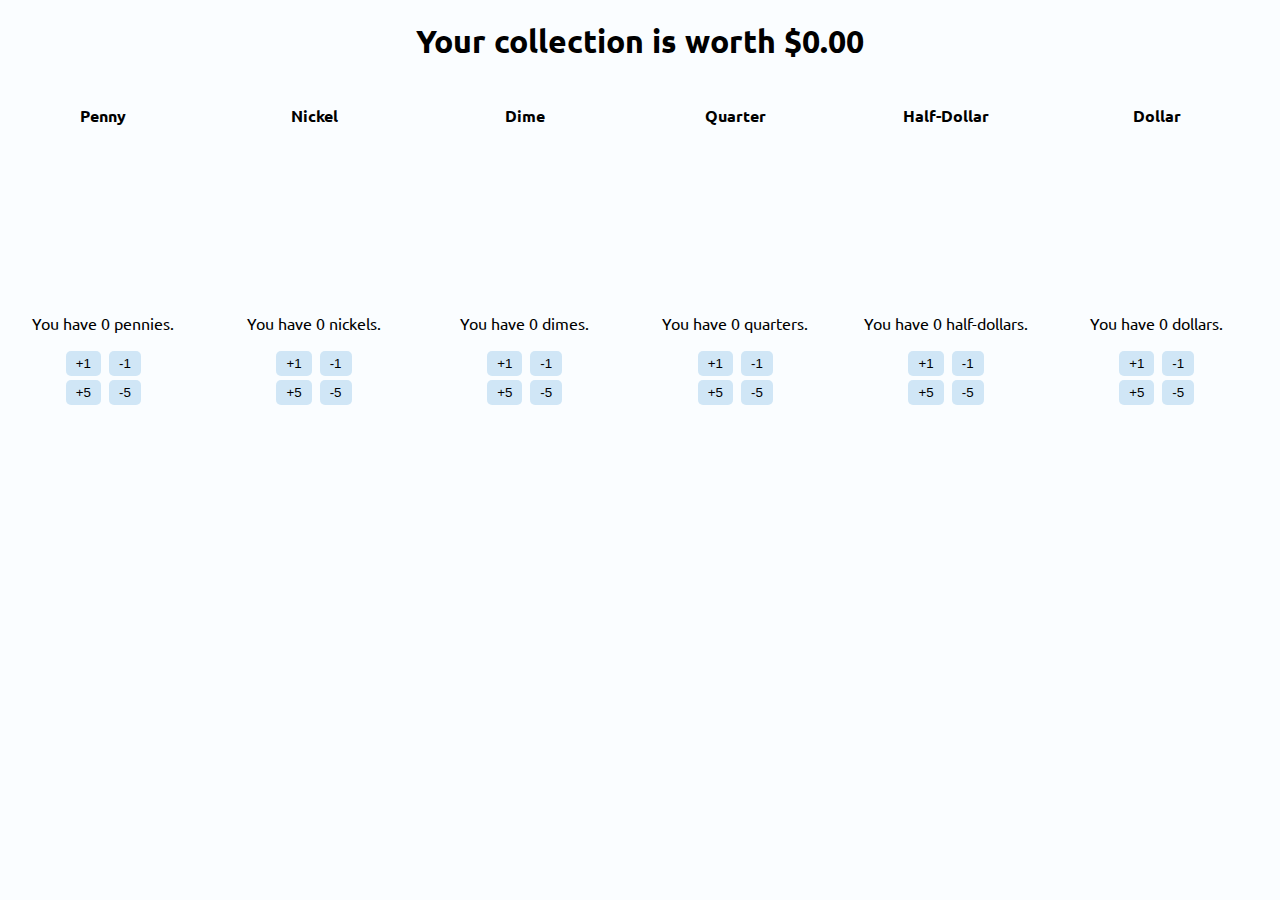
<file: level-1/index.html>
<!-- 
    Michael Romashov
    Web Development - Section 83
    September 30th, 2021

    Level 1 - Count de Money

    This level was really easy as it uses the most basic
    HTML elements and JS functionality. I am very familiar
    with everything covered in the lesson so I honestly
    just skimmed through most of it. I decided to use some
    more advanced techniques for this project just to
    "stretch out" so to speak, and actually really enjoyed
    making this.
-->
<!DOCTYPE html>
<html>
    <head>
        <title>Count de Money</title>

        <!-- Load stylesheets and font files -->
        <link rel="preconnect" href="https://fonts.googleapis.com">
        <link rel="preconnect" href="https://fonts.gstatic.com" crossorigin>
        <link rel="stylesheet" href="https://fonts.googleapis.com/css2?family=Ubuntu&display=swap">
        <link rel="stylesheet" href="./index.css">
    </head>
    <body>
        <!-- 
            Preload images so they don't have to load later
            when we actually want them to display
        -->
        <div style="display: none">
            <img src="./img/penny.png">
            <img src="./img/nickel.png">
            <img src="./img/dime.png">
            <img src="./img/quarter.png">
            <img src="./img/half-dollar.png">
            <img src="./img/dollar.png">
        </div>

        <!-- This will display the monetary value of all the coins -->
        <h1 id="collection">Your collection is worth $<span id="total">0.00</span></h1>

        <!-- 
            Each "coin" div contains the header text, a counter
            for the current amount of the given coin, and an empty
            div where JavaScript can insert images into, and
            buttons to add or subtract coins from the pile
        -->
        <div id="coins">
            <div class="coin">
                <h4>Penny</h4>
                <div class="img-container" id="pennies-img"></div>
                <p>You have <span id="pennies">0</span> pennies.</p>
                <div>
                    <button onClick="setPennies(1)">+1</button>
                    <button onClick="setPennies(-1)">-1</button>
                </div>
                <div>
                    <button onClick="setPennies(5)">+5</button>
                    <button onClick="setPennies(-5)">-5</button>
                </div>
            </div>
            <div class="coin">
                <h4>Nickel</h4>
                <div class="img-container" id="nickels-img"></div>
                <p>You have <span id="nickels">0</span> nickels.</p>
                <div>
                    <button onClick="setNickels(1)">+1</button>
                    <button onClick="setNickels(-1)">-1</button>
                </div>
                <div>
                    <button onClick="setNickels(5)">+5</button>
                    <button onClick="setNickels(-5)">-5</button>
                </div>
            </div>
            <div class="coin">
                <h4>Dime</h4>
                <div class="img-container" id="dimes-img"></div>
                <p>You have <span id="dimes">0</span> dimes.</p>
                <div>
                    <button onClick="setDimes(1)">+1</button>
                    <button onClick="setDimes(-1)">-1</button>
                </div>
                <div>
                    <button onClick="setDimes(5)">+5</button>
                    <button onClick="setDimes(-5)">-5</button>
                </div>
            </div>
            <div class="coin">
                <h4>Quarter</h4>
                <div class="img-container" id="quarters-img"></div>
                <p>You have <span id="quarters">0</span> quarters.</p>
                <div>
                    <button onClick="setQuarters(1)">+1</button>
                    <button onClick="setQuarters(-1)">-1</button>
                </div>
                <div>
                    <button onClick="setQuarters(5)">+5</button>
                    <button onClick="setQuarters(-5)">-5</button>
                </div>
            </div>
            <div class="coin">
                <h4>Half-Dollar</h4>
                <div class="img-container" id="half-dollars-img"></div>
                <p>You have <span id="half-dollars">0</span> half-dollars.</p>
                <div>
                    <button onClick="setHalfDollars(1)">+1</button>
                    <button onClick="setHalfDollars(-1)">-1</button>
                </div>
                <div>
                    <button onClick="setHalfDollars(5)">+5</button>
                    <button onClick="setHalfDollars(-5)">-5</button>
                </div>
            </div>
            <div class="coin">
                <h4>Dollar</h4>
                <div class="img-container" id="dollars-img"></div>
                <p>You have <span id="dollars">0</span> dollars.</p>
                <div>
                    <button onClick="setDollars(1)">+1</button>
                    <button onClick="setDollars(-1)">-1</button>
                </div>
                <div>
                    <button onClick="setDollars(5)">+5</button>
                    <button onClick="setDollars(-5)">-5</button>
                </div>
            </div>
        </div>

        <!-- Loading in our script file that has all of the coin counting logic -->
        <script src="./index.js"></script>
    </body>
</html>
</file>
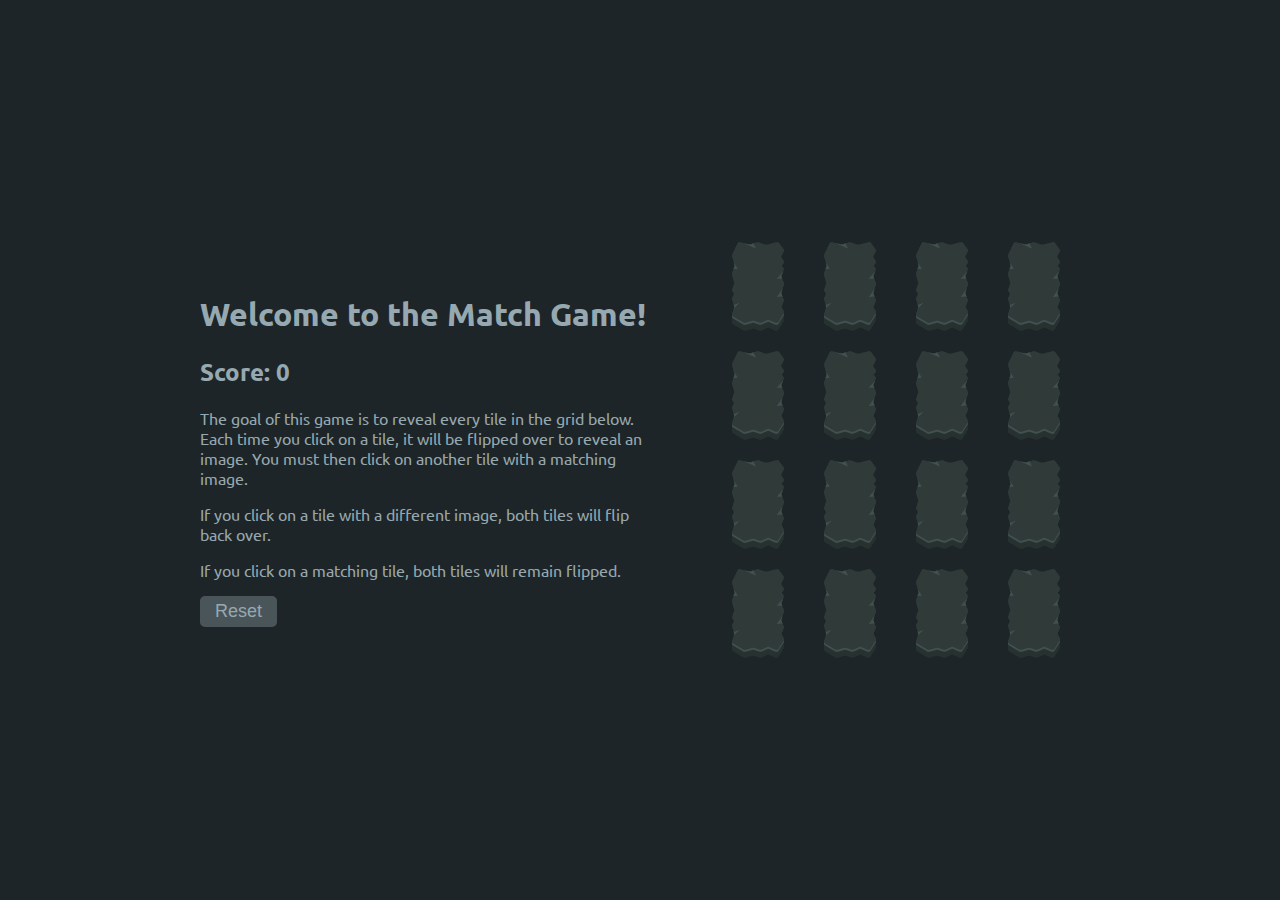
<file: level-2/index.html>
<!-- 
    Michael Romashov
    Web Development - Section 83
    October 4th, 2021

    Level 2 - Match Game

    I really enjoyed making this game and I am really proud of
    the end result. The process of creating it mostly went well,
    apart from a small set back when I was trying to interpolate
    the flipping animation (as it turns out it was just colliding
    CSS selectors). All of this was review of known concepts for
    me, but it was still really fun to make. One thing that I
    found funny upon reviewing my code was how I basically
    implemented a really basic component system for the tiles
    because I've been using React so much lately.

    Credit to https://opengameart.org/users/kenney for the game assets.
 -->
<!DOCTYPE html>
<html>
    <head>
        <title>Match Game</title>

        <!-- Load stylesheets and font files -->
        <link rel="preconnect" href="https://fonts.googleapis.com">
        <link rel="preconnect" href="https://fonts.gstatic.com" crossorigin>
        <link rel="stylesheet" href="https://fonts.googleapis.com/css2?family=Ubuntu&display=swap">
        <link rel="stylesheet" href="./index.css">
    </head>
    <body onload="reset()">
        <div id="container">
            <div id="menu">
                <h1>Welcome to the Match Game!</h1>
                <h2>Score: <span id="score">0</span></h2>
                <p>
                    The goal of this game is to reveal every tile in the grid below. Each time you
                    click on a tile, it will be flipped over to reveal an image. You must then click
                    on another tile with a matching image.
                </p>
                <p>If you click on a tile with a different image, both tiles will flip back over.</p>
                <p>If you click on a matching tile, both tiles will remain flipped.</p>
                <button onclick="reset()">Reset</button>
            </div>

            <!-- JavaScript will insert the tile elements into this div -->
            <div id="tiles"></div>

            <!-- Win screen fills entire screen when all tiles are flipped -->
            <div id="win">
                <h1>You win! 🥳</h1>
                <p>Congratulations</p>
                <button onclick="reset()">Play Again</button>
            </div>
        </div>

        <!-- Loading in our script file that has the game logic -->
        <script src="./index.js"></script>
    </body>
</html>
</file>
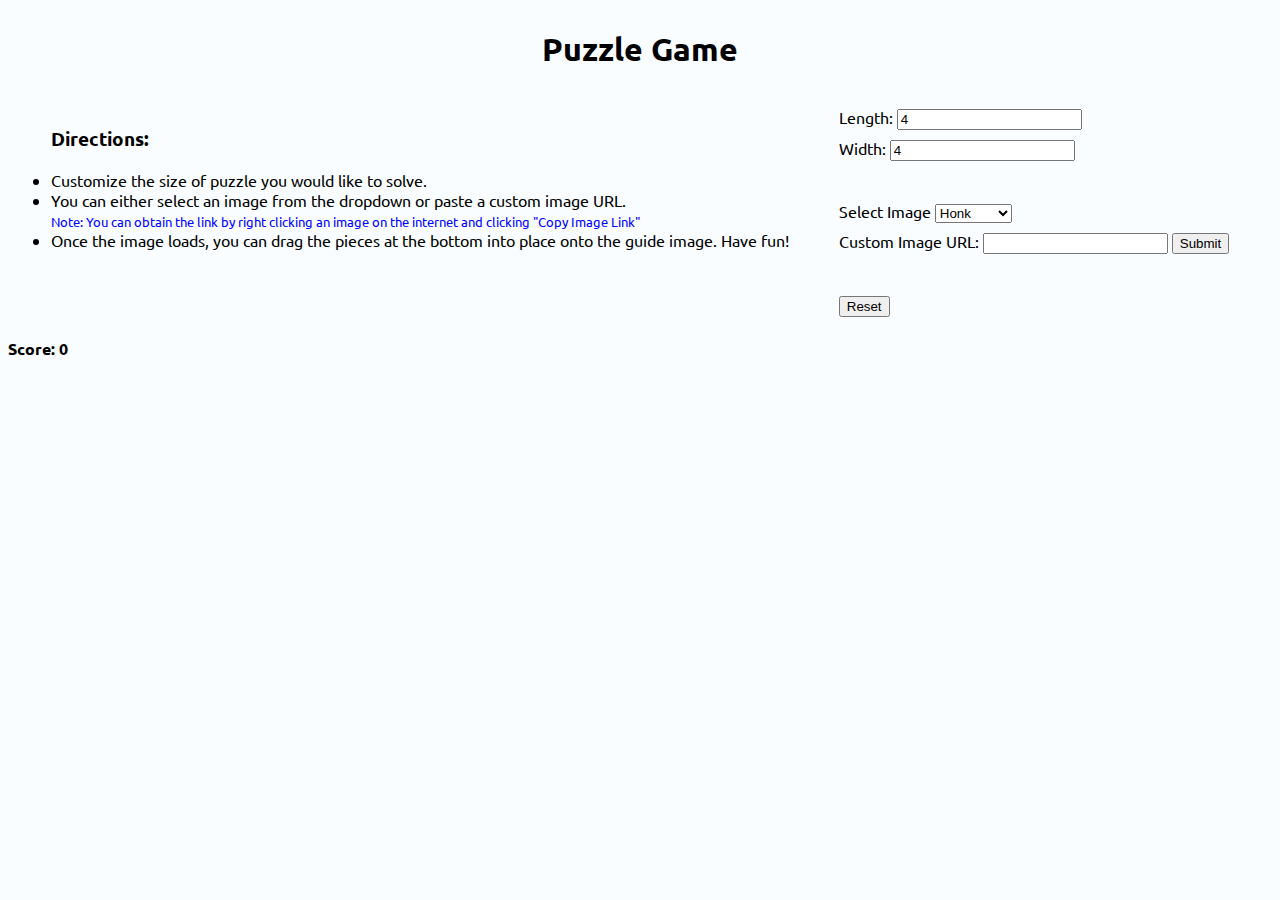
<file: level-4/index.html>
<!-- 
    Michael Romashov
    Web Development - Section 83
    November 1st, 2021

    Level 4 - Picture Puzzle
-->
<!DOCTYPE html>
<html>
    <head>
        <title>Picture Puzzle</title>

        <!-- Load stylesheets and font files -->
        <link rel="preconnect" href="https://fonts.googleapis.com">
        <link rel="preconnect" href="https://fonts.gstatic.com" crossorigin>
        <link rel="stylesheet" href="https://fonts.googleapis.com/css2?family=Ubuntu&display=swap">
        <link rel="stylesheet" href="./index.css">
    </head>
    <body onload="loadImageFromSelect()">
        <div id="content">
            <div id="title">
                <h1>Puzzle Game</h1>
            </div>
            <div id="header">
                <div id="directions" class="UI">
                    <h3>Directions:</h3>
                    <ol type="1"></ol>
                    <li>Customize the size of puzzle you would like to solve.</li>
                        <li>
                            You can either select an image from the dropdown or paste a custom image URL.
                            <br/>
                            <small>Note: You can obtain the link by right clicking an image on the internet and clicking "Copy Image Link"</small>
                        </li>
                    <li>Once the image loads, you can drag the pieces at the bottom into place onto the guide image. Have fun!</li>
                    <br />
                </div>
                <div>
                    <!-- height and width of the puzzle, being the inputs and outputs:-->
                    <div class="UI mb-2">
                        <div class="mb-1">
                            <label for="heightPuzzlePieces">Length:</label>
                            <input type="number" value="4" onchange="loadImage(image.src)" id="heightPuzzlePieces" name="height">
                        </div>
                        <div class="mb-1"
                            <label for="widthPuzzlePieces">Width:</label>
                            <input type="number" value="4" onchange="loadImage(image.src)" id="widthPuzzlePieces" name="width">
                        </div>
                    </div>
                    <div class="UI mb-1">
                        <label for="inputURL">Select Image</label>
                        <select onchange="loadImageFromSelect()" id="selectImage">
                            <option selected value="https://cdn.vox-cdn.com/thumbor/7QoD6kZ5-Q_O_YMrGq7cATQRuVE=/0x0:1920x1080/920x613/filters:focal(970x598:1276x904):format(webp)/cdn.vox-cdn.com/uploads/chorus_image/image/65313186/Untitled_Goose_Game_screenshot_2.0.png">Honk</option>
                            <option value="https://geographical.co.uk/media/k2/items/cache/852c2fa5e5468761c3ae8b796ca9be85_XL.jpg">Mountain</option>
                            <option value="https://www.ifn.news/wp-content/uploads/2019/10/Swiss-Airbus-A220-678x381.jpg">Airplane</option>
                            <option value="https://live.staticflickr.com/6104/6286599594_328257052b_b.jpg">Newman</option>
                        </select>
                    </div>
                    <div class="UI mb-2">
                        <label for="inputURL">Custom Image URL:</label>
                        <input type="url" id="inputURL" name="link">
                        <button onclick="loadImageFromURL()">Submit</button>
                    </div>
                    <div class="UI">
                        <button onclick="reset()">Reset</button>
                    </div>
                </div>
            </div>
        </div>

        <div id="container">
            <h4>Score: <span id="score">0</span></h4>
            <div id="puzzle">
                <div id="guide">
                    <table id="grid"></table>
                </div>
            </div>
            <div id="tiles"></div>
        </div>

        <div id="win">
            <h1 class="mb-0">Congratulations!</h2>
            <h4>You solved the puzzle!</h4>
            <button onclick="reset()">Reset</button>
        </div>

        <!-- Loading in our script file that has all of the game logic -->
        <script src="./drag.js"></script>
        <script src="./index.js"></script>
    </body>
</html>
</file>
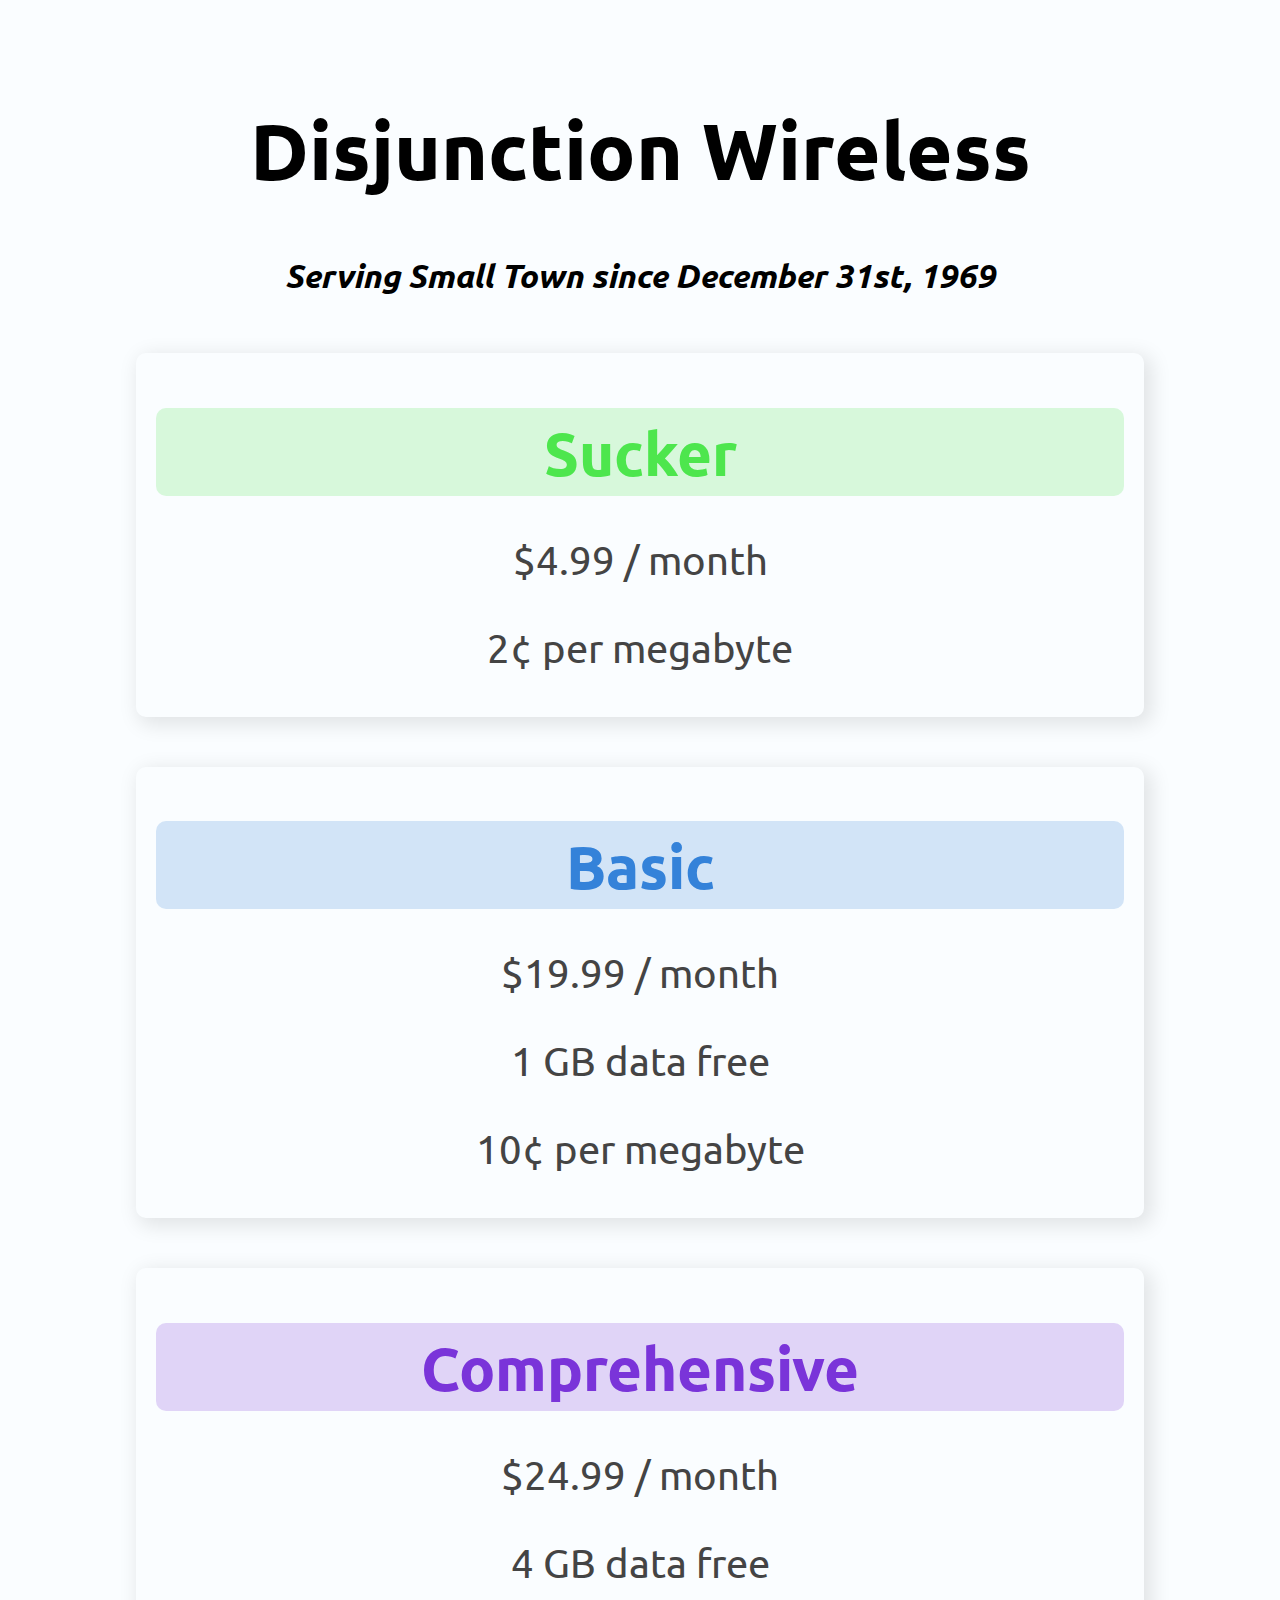
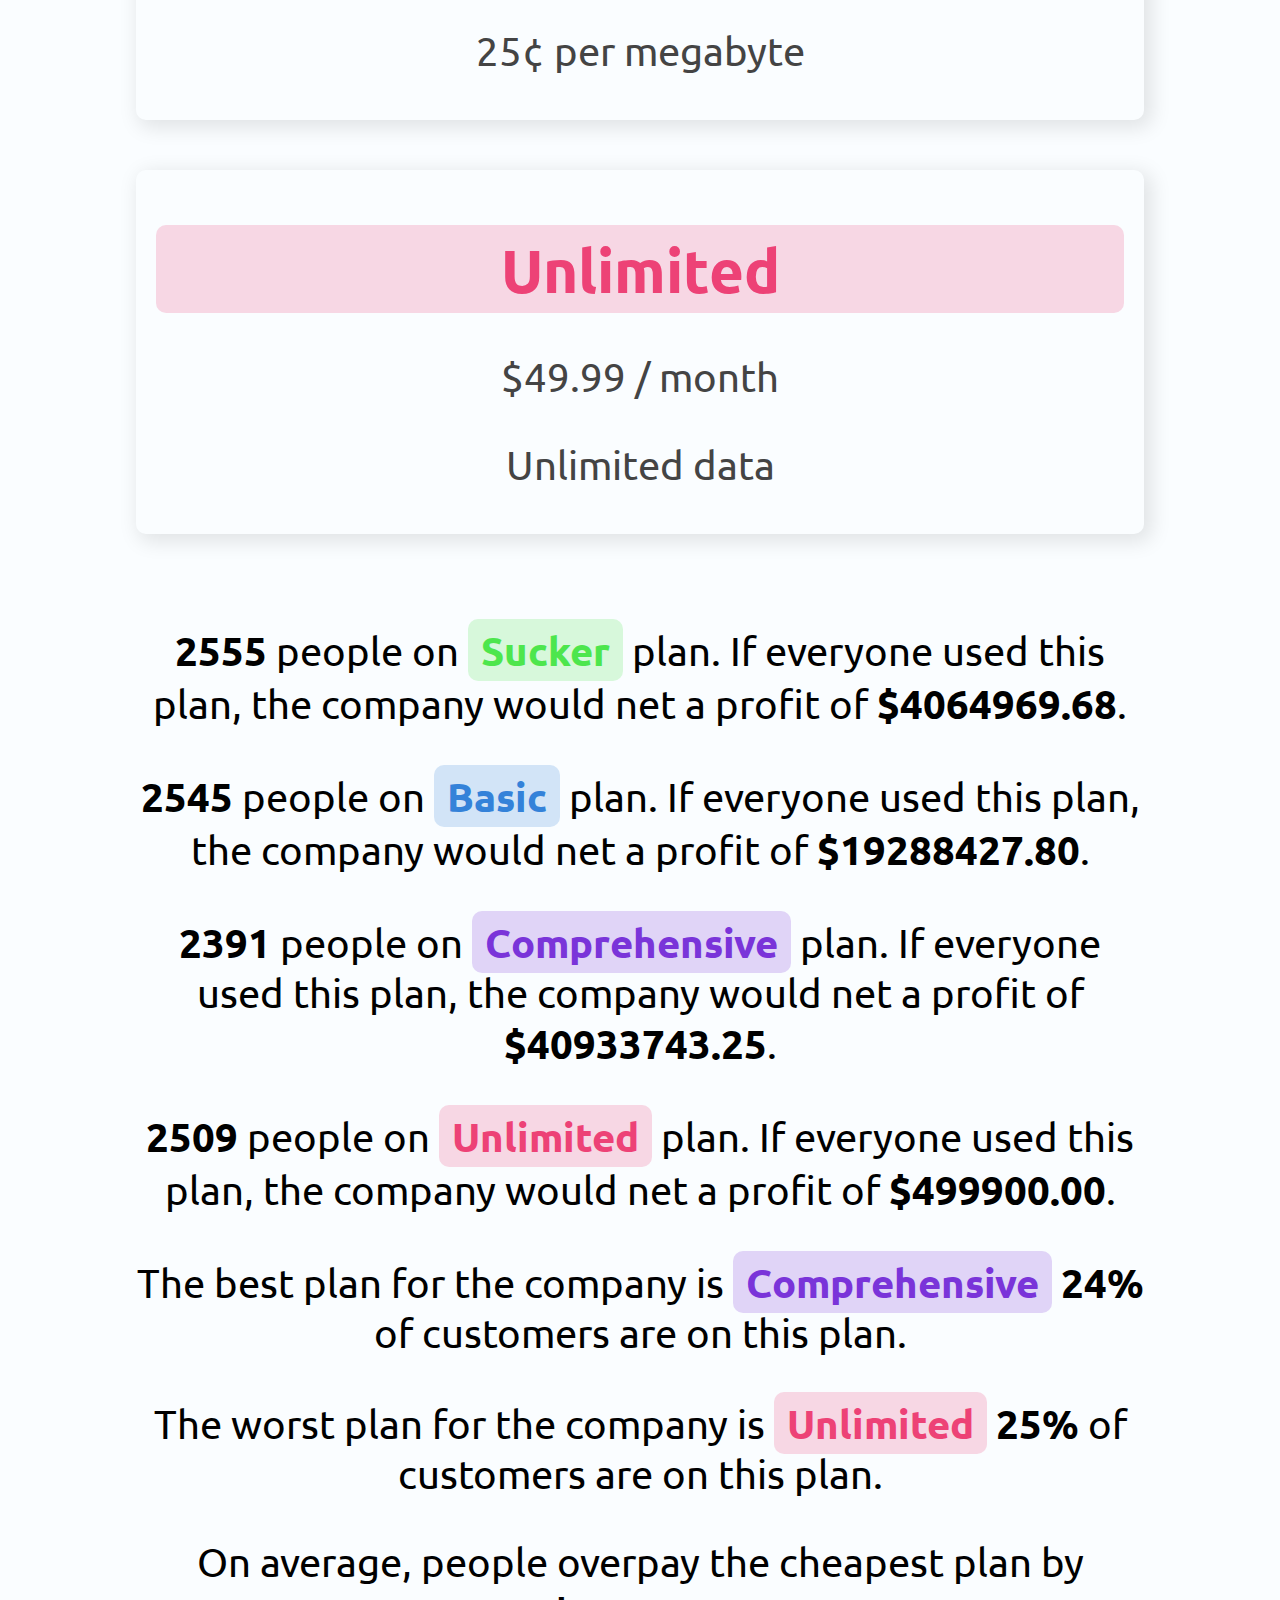
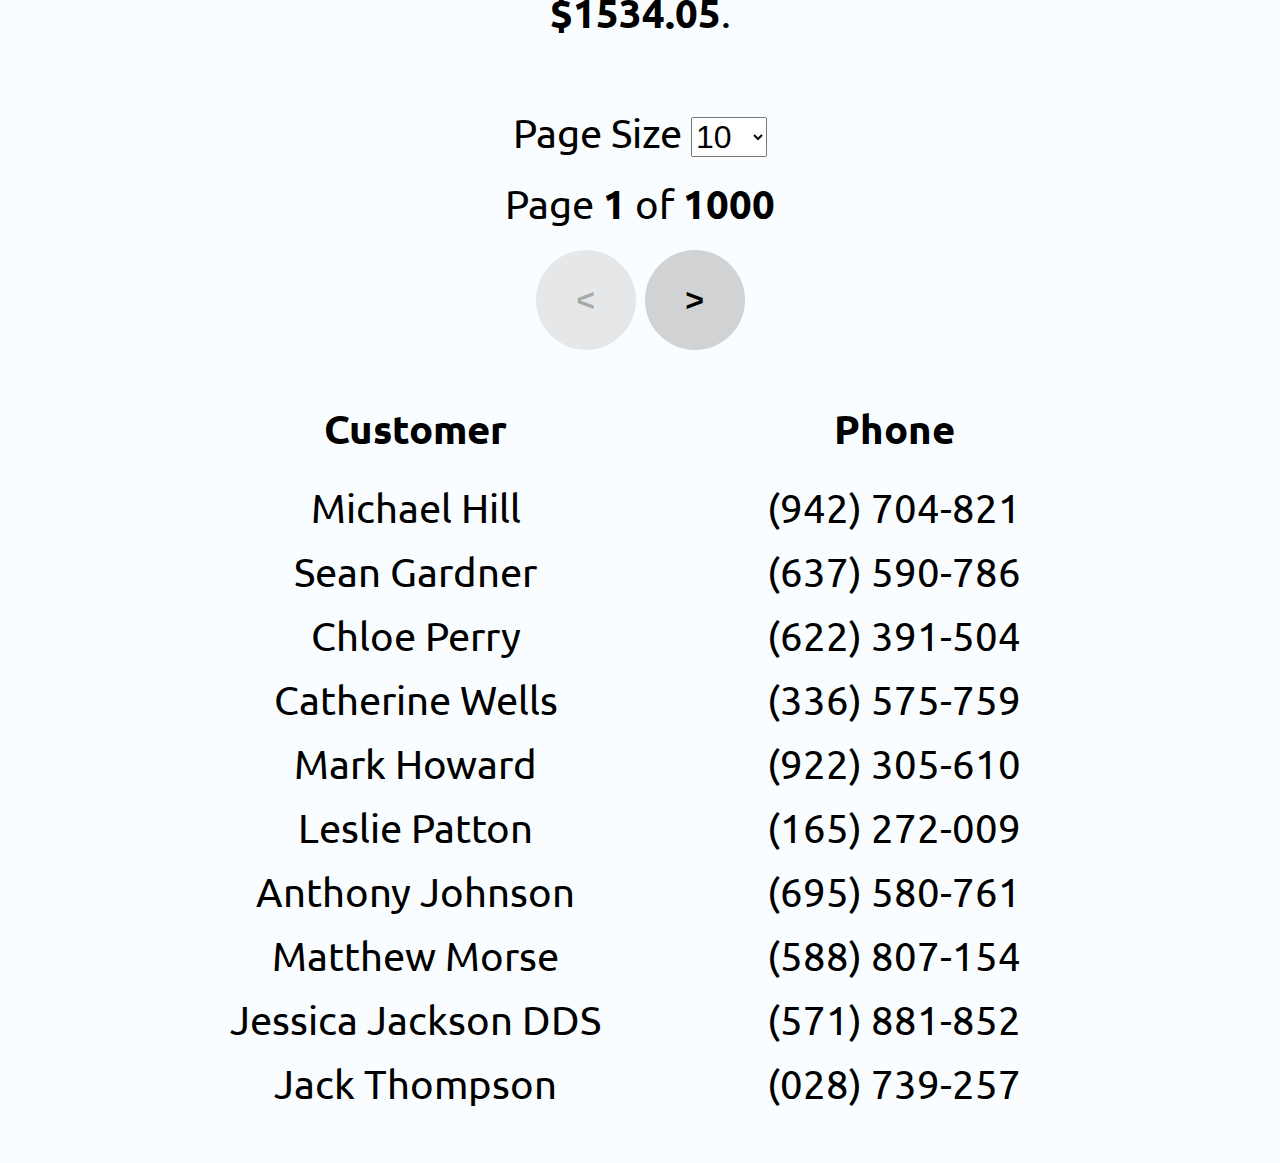
<file: level-6/index.html>
<!-- 
    Michael Romashov
    Web Development - Section 83
    December 9th, 2021

    Level 6 - Disjunction Wireless

    
 -->
<!DOCTYPE html>
<html>
    <head>
        <title>Disjunction Wireless Analytics</title>

        <!-- Load stylesheets and font files -->
        <link rel="preconnect" href="https://fonts.googleapis.com">
        <link rel="preconnect" href="https://fonts.gstatic.com" crossorigin>
        <link rel="stylesheet" href="https://fonts.googleapis.com/css2?family=Ubuntu&display=swap">
        <link rel="stylesheet" href="./index.css">
    </head>
    <body>
        <h1>Disjunction Wireless</h1>
        <h5><em>Serving Small Town since December 31st, 1969</em></h5>

        <div id="pricing">
            <div class="card-sucker">
                <h2 class="badge badge-sucker">Sucker</h2>
                <p>$4.99 / month</p>
                <p>2&cent; per megabyte</p>
            </div>
            <div>
                <h2 class="badge badge-basic">Basic</h2>
                <p>$19.99 / month</p>
                <p>1 GB data free</p>
                <p>10&cent; per megabyte</p>
            </div>
            <div>
                <h2 class="badge badge-comprehensive">Comprehensive</h2>
                <p>$24.99 / month</p>
                <p>4 GB data free</p>
                <p>25&cent; per megabyte</p>
            </div>
            <div>
                <h2 class="badge badge-unlimited">Unlimited</h2>
                <p>$49.99 / month</p>
                <p>Unlimited data</p>
            </div>
        </div>

        <p>
            <b><span id="num-sucker">0</span></b> people on <span class="badge badge-sucker">Sucker</span> plan.
            If everyone used this plan, the company would net a profit of <b>$<span id="profit-sucker"></span></b>.
        </p>
        <p>
            <b><span id="num-basic">0</span></b> people on <span class="badge badge-basic">Basic</span> plan.
            If everyone used this plan, the company would net a profit of <b>$<span id="profit-basic"></span></b>.
        </p>
        <p>
            <b><span id="num-comprehensive">0</span></b> people on <span class="badge badge-comprehensive">Comprehensive</span> plan.
            If everyone used this plan, the company would net a profit of <b>$<span id="profit-comprehensive"></span></b>.
        </p>
        <p>
            <b><span id="num-unlimited">0</span></b> people on <span class="badge badge-unlimited">Unlimited</span> plan.
            If everyone used this plan, the company would net a profit of <b>$<span id="profit-unlimited"></span></b>.
        </p>
        <p>
            The best plan for the company is <span id="best-plan" class="badge"></span>
            <b><span id="best-percentage"></span>%</b> of customers are on this plan.
        </p>
        <p>
            The worst plan for the company is <span id="worst-plan" class="badge"></span>
            <b><span id="worst-percentage"></span>%</b> of customers are on this plan.
        </p>
        <p>On average, people overpay the cheapest plan by <b>$<span id="overpay"></span></b>.</p>

        <div id="table-controls">
            <div>
                <label for="page-size">Page Size</label>
                <select name="page-size" onchange="updatePageSize()">
                    <option>10</option>
                    <option>20</option>
                    <option>50</option>
                    <option>100</option>
                </select>
            </div>
            <div>
                Page <span id="current-page">1</span> of <span id="total-pages">1</span>
            </div>
            <div>
                <button id="prev-page" class="page-ctl" onclick="prevPage()" disabled>&lt;</button>
                <button id="next-page" class="page-ctl" onclick="nextPage()">&gt;</button>
            </div>
        </div>
        <div id="table-container">
            <table>
                <thead>
                    <tr>
                        <th>Customer</th>
                        <th>Phone</th>
                        <th>Plan</th>
                        <th>Data Usage</th>
                        <th>Amount Billed</th>
                    </tr>
                </thead>
                <tbody id="datatable"></tbody>
            </table>
        </div>

        <!-- Loading in our script file that has the program logic -->
        <script src="./index.js"></script>
    </body>
</html>
</file>
<file: level-1/index.css>
body {
    background-color: #fafdff;
    font-family: 'Ubuntu';
}

#collection, .coin {
    text-align: center;
}

#coins {
    display: flex;
}

.img-container {
    position: relative;
    height: 150px;
    width: 100px;
}

.coin {
    width: 200px;
    margin-right: 20px;
    display: flex;
    flex-direction: column;
}

.coin img {
    position: absolute;
}

button {
    background-color: #3d98d538;
    padding: 5px 10px;
    margin: 2px;
    border: none;
    border-radius: 5px;
    transition: 200ms;
}

button:hover {
    background-color: #3d98d54b;
}


button:active {
    background-color: #3d98d582;
}
</file>
<file: level-2/index.css>
body {
    background-color: #1e2528;
    color: #97a9b0;
    font-family: 'Ubuntu';
    height: 100vh;
    margin: 0;
}

button {
    background-color: #97a9b05e;
    color: #97a9b0;
    padding: 5px 15px;
    border: none;
    border-radius: 5px;
    transition: 200ms;
    font-size: 18px;
}

button:hover {
    background-color: #97a9b069;
    cursor: pointer;
}

button:active {
    background-color: #97a9b083;
}

button:focus {
    box-shadow: 0 0 0 3px #97a9b035;
}

#container {
    width: 100%;
    height: 100%;
    display: flex;
    justify-content: center;
    align-items: center
}

#menu {
    width: 35%;
    margin-right: 5%;
}

#win {
    background-color: #000000da;
    position: fixed;
    top: 0;
    left: 0;
    width: 100vw;
    height: 100vh;
    z-index: 999;
    display: flex;
    flex-direction: column;
    align-items: center;
    justify-content: center;

    opacity: 0;
    pointer-events: none;
    transition: 1s;
}

#win.show {
    opacity: 1;
    pointer-events: auto;
}

#win h1 {
    margin-bottom: 0;
}

#tiles {
    width: 368px;
    display: flex;
    flex-wrap: wrap;
}

.tile {
    position: relative;
    margin: 10px 20px;
    height: 89px;
    width: 52px;
}

.tile:hover {
    cursor: pointer;
}

.tile img {
    position: absolute;
    transition: transform 500ms ease,
                opacity 100ms 150ms ease-in-out;
}

.tile.flipped img {
    transform: rotateY(3.142rad);
}

.tile .blank {
    opacity: 1;
}

.tile.flipped .blank {
    opacity: 0;
}
</file>
<file: level-4/index.css>
body {
    background-color: #fafdff;
    font-family: 'Ubuntu';
}

canvas {
    cursor: pointer;
}

small {
    color: blue;
}

#content {
    display: flex;
    align-items: center;
    flex-direction: column;
    margin: 50x;
    align-content: space-between;
    margin: 0 5px;
    gap: 15px;
}

#title {
    align-items: center;
}

#header {
    display: flex;
}

#directions {
    margin-right: 50px;
}

.UI {
    justify-content: space-around;
    flex: 1;
}

#container {
    position: relative;
    width: 100%;
}

#puzzle {
    position: relative;
    display: flex;
}

#container::selection {
    background-color: none;
}

#guide {
    position: absolute;
    z-index: -1;
    top: 0;
    left: 0;
    width: 100%;
    height: 100%;
}

#guide img {
    width: 100%;
    height: 100%;
    opacity: 35%;
}

#tiles {
    display: flex;
    flex-wrap: wrap;
}

#tiles canvas {
    margin: 10px;
}

#win {
    position: absolute;
    top: 0;
    left: 0;
    width: 100vw;
    height: 100vh;
    color: white;

    display: flex;
    align-items: center;
    justify-content: center;
    flex-direction: column;

    background-color: rgba(0, 0, 0, 0.8);
    transition: 400ms ease-in;
    pointer-events: none;
    opacity: 0;
}

#win.show {
    opacity: 1;
    pointer-events: auto;
}

.mb-0 {
    margin-bottom: 0;
}

.mb-1 {
    margin-bottom: 0.5em;
}


.mb-2 {
    margin-bottom: 2.5em;
}
</file>
<file: level-6/index.css>
body {
    background-color: #fafdff;
    font-family: 'Ubuntu';
    padding: 3% 10%;
}

#pricing {
    display: flex;
    justify-content: center;
}

#pricing div {
    box-shadow: 5px 5px 20px 3px rgba(0, 0, 0, 0.1);
    border-radius: 10px;
    padding: 5px 20px;
    flex: 1;
}

#pricing h2 {
    margin-bottom: 10px;
}

#pricing h4 {
    margin-top: 10px;
    text-align: center;
}

#pricing p {
    color: #444;
}

#pricing div:nth-child(even) {
    margin: 0 25px;
}

table {
    width: 100%;
    overflow: hidden;
}

table th {
    font-weight: bold;
    padding: 20px;
}

tbody td {
    text-align: center;
    padding: 7px 20px;
}

.badge {
    padding: 5px 13px;
    border-radius: 10px;
    font-weight: bold;
    text-align: center;
}

table .badge {
    font-size: 0.7em;
}

.badge-sucker {
    color: rgb(77, 230, 77);
    background-color: rgba(77, 230, 77, 0.2);
}

.badge-basic {
    color: rgb(52, 130, 217);
    background-color: rgba(52, 130, 217, 0.2);
}

.badge-comprehensive {
    color: rgb(122, 52, 217);
    background-color: rgba(122, 52, 217, 0.2);
}

.badge-unlimited {
    color: rgb(237, 66, 118);
    background-color: rgba(237, 66, 118, 0.2);
}

#table-controls {
    display: flex;
    align-items: center;
    padding: 20px;
}

#table-controls div {
    margin: 5px;
}

#current-page, #total-pages, .page-ctl {
    font-weight: bold;
}

select, .page-ctl {
    font-size: 0.8em;
}

.page-ctl {
    background-color: rgba(168, 168, 168, 0.5);
    width: 30px;
    height: 30px;
    border-radius: 100px;
    border: none;
    outline: none;
    transition: 100ms;
}

.page-ctl:disabled {
    background-color: rgba(168, 168, 168, 0.25);
}

.page-ctl:active {
    box-shadow: 0 0 0 4px rgba(168, 168, 168, 0.3)
}

@media(max-width: 1400px) {
    body {
        font-size: 40px;
        text-align: center;
    }
    
    #pricing, #table-controls {
        flex-direction: column;
    }

    #pricing div {
        margin: 0 0 50px !important;
    }

    #table-controls div {
        margin: 10px;
    }

    .page-ctl {
        width: 100px;
        height: 100px;
    }

    #table-container {
        overflow-x: scroll;
    }

    table {
        min-width: 2000px;
    }
}
</file>
